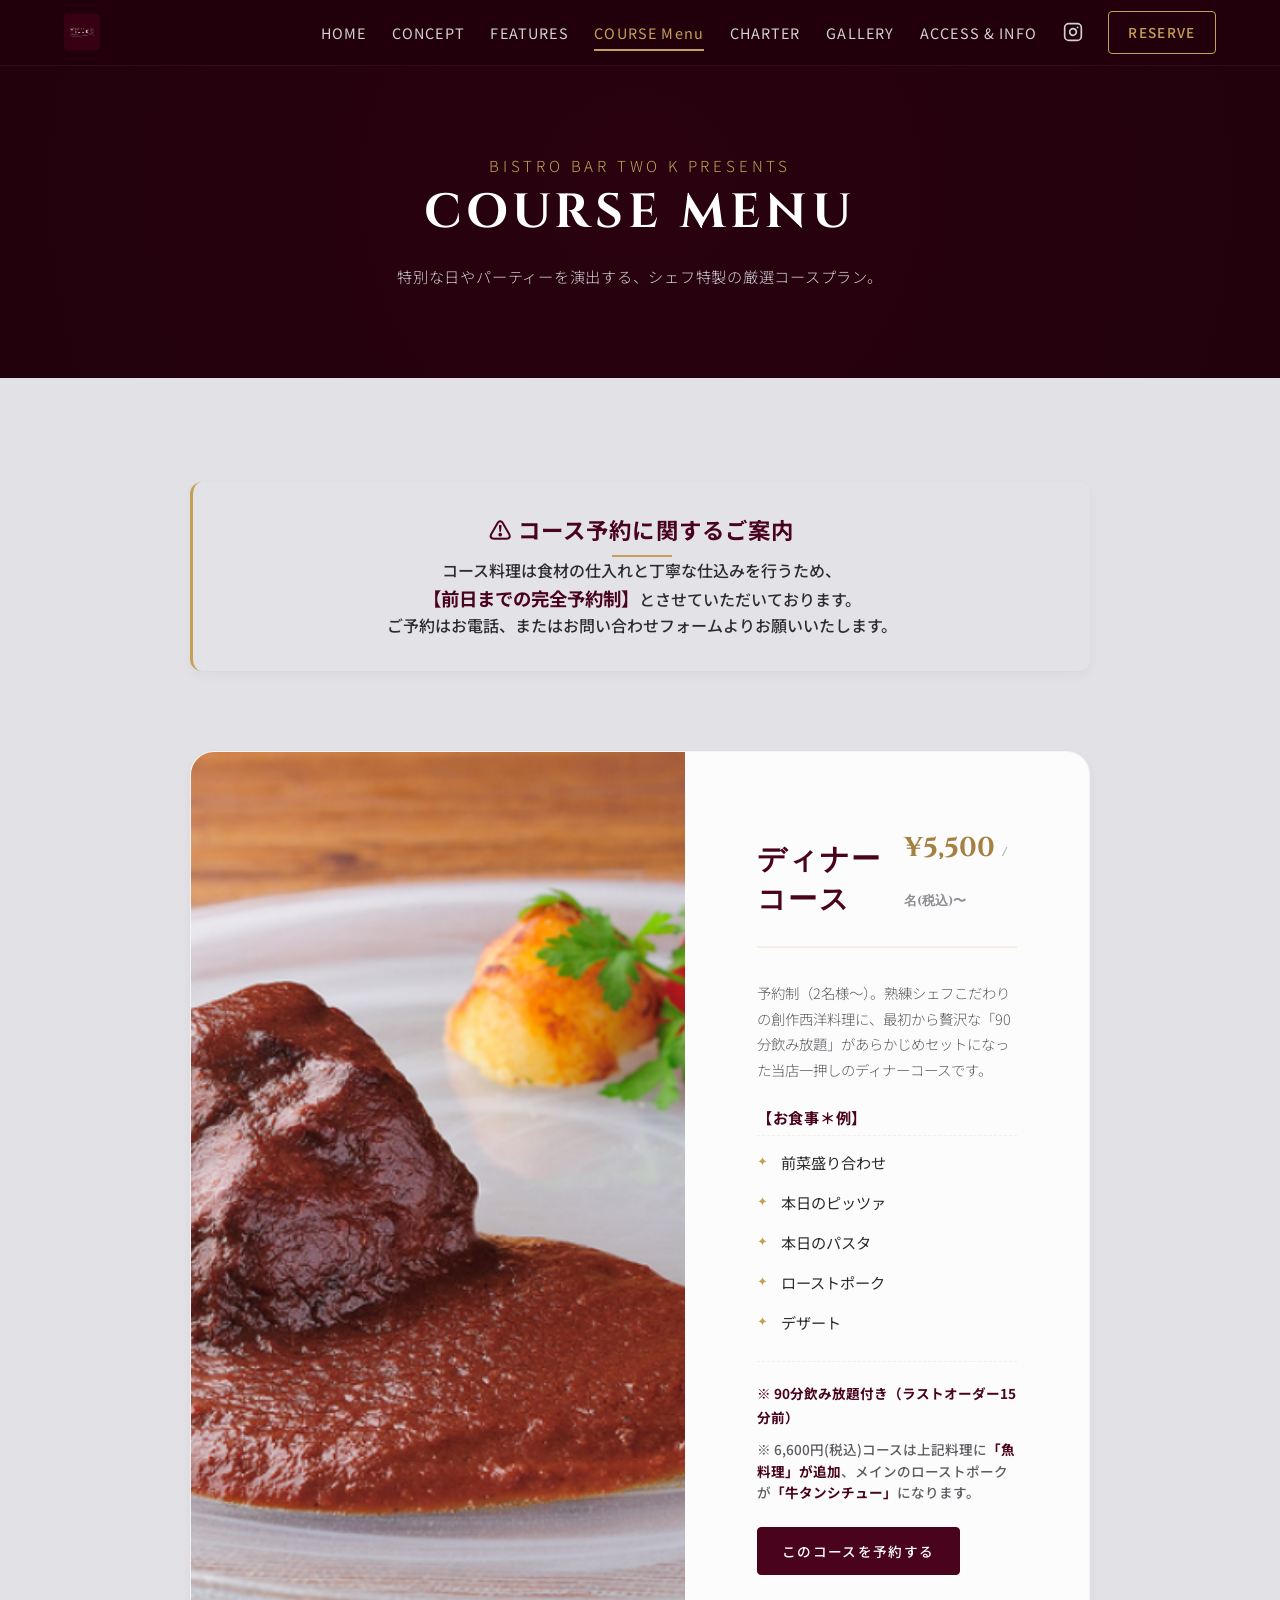
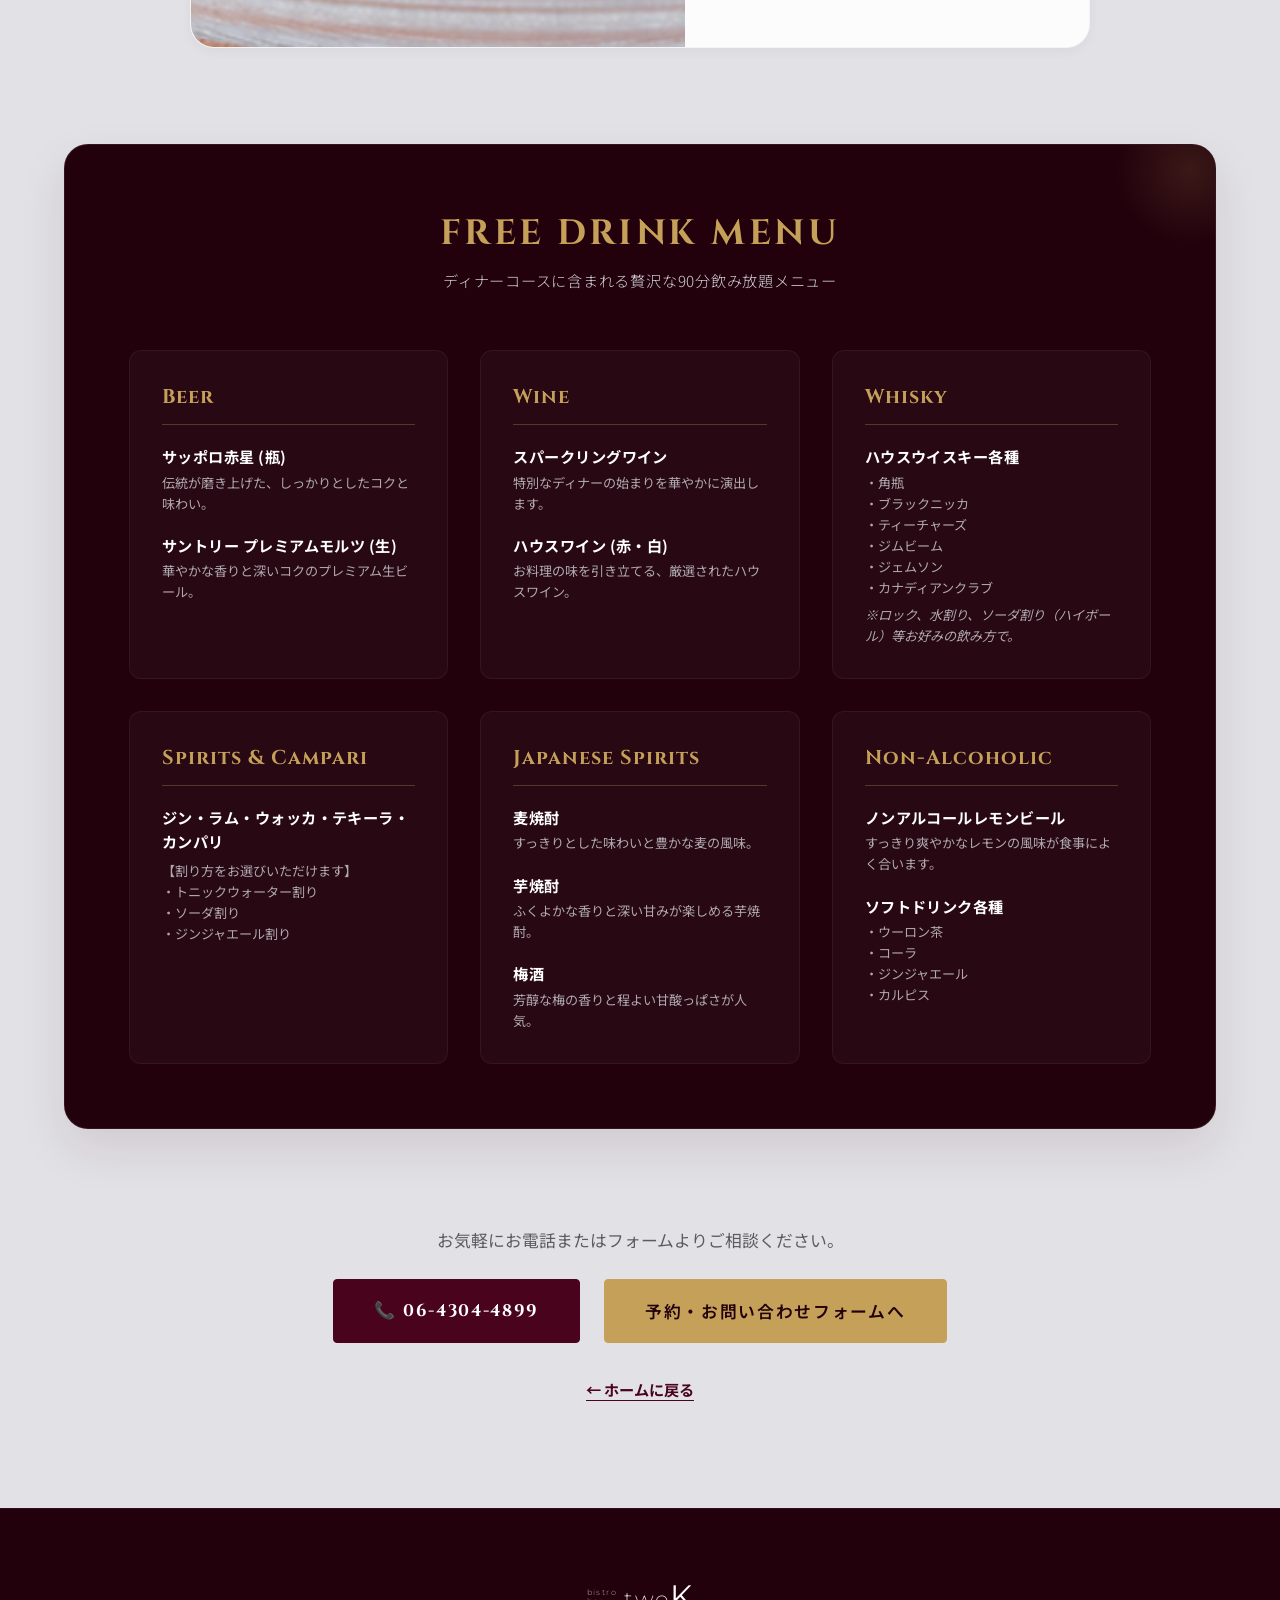
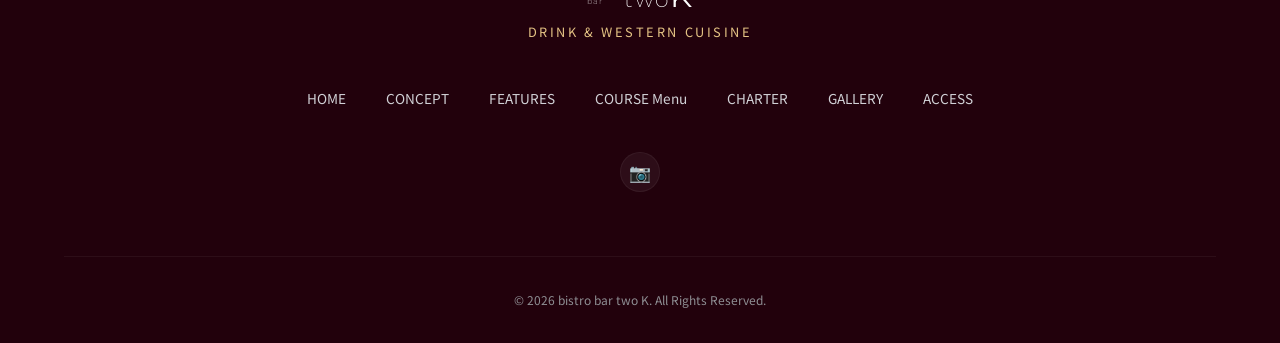
<file: course.html>
<!DOCTYPE html>
<html lang="ja">
<head>
  <meta charset="UTF-8">
  <meta name="viewport" content="width=device-width, initial-scale=1.0">
  <meta name="description" content="bistro bar two Kの特別なコースメニュー。熟練シェフこだわりの西洋創作フルコースや、大人数でのパーティーに最適な飲み放題付きビュッフェプランをご案内いたします。">
  <title>コースメニュー | bistro bar two K</title>
  <link rel="stylesheet" href="style.css">
</head>
<body>

  <!-- ==========================================================================
       Header / Navigation
       ========================================================================== -->
  <header id="site-header" class="scrolled">
    <div class="container header-container">
      <a href="index.html#home" class="logo-link" id="course-logo-link">
        <img src="img/ロゴ.jpg" alt="bistro bar two K ロゴ" class="logo-img">
      </a>

      <!-- Hamburger Menu for Mobile -->
      <button class="hamburger" id="mobile-menu-toggle" aria-label="メニューを開く">
        <span class="bar"></span>
        <span class="bar"></span>
        <span class="bar"></span>
      </button>

      <!-- Navigation Menu -->
      <ul class="nav-menu" id="nav-menu-list">
        <li><a href="index.html#home" class="nav-link" id="link-home">HOME</a></li>
        <li><a href="index.html#concept" class="nav-link" id="link-concept">CONCEPT</a></li>
        <li><a href="index.html#points" class="nav-link" id="link-points">FEATURES</a></li>
        <li><a href="#" class="nav-link active-link" id="link-course">COURSE Menu</a></li>
        <li><a href="index.html#charter" class="nav-link" id="link-charter">CHARTER</a></li>
        <li><a href="index.html#gallery" class="nav-link" id="link-gallery">GALLERY</a></li>
        <li><a href="index.html#info" class="nav-link" id="link-info">ACCESS & INFO</a></li>
        <li class="nav-insta">
          <a href="https://www.instagram.com/bistro.bar.two.k/" target="_blank" rel="noopener" aria-label="Instagram">
            <svg class="insta-icon" viewBox="0 0 24 24" width="20" height="20">
              <rect x="2" y="2" width="20" height="20" rx="5" ry="5" fill="none" stroke="currentColor" stroke-width="2"/>
              <path d="M16 11.37A4 4 0 1 1 12.63 8 4 4 0 0 1 16 11.37z" fill="none" stroke="currentColor" stroke-width="2"/>
              <line x1="17.5" y1="6.5" x2="17.51" y2="6.5" stroke="currentColor" stroke-width="2" stroke-linecap="round"/>
            </svg>
          </a>
        </li>
        <li class="nav-cta"><a href="index.html#contact" class="btn btn-nav" id="link-contact">RESERVE</a></li>
      </ul>
    </div>
  </header>

  <!-- ==========================================================================
       Course Hero / Banner Section
       ========================================================================== -->
  <section class="course-hero">
    <div class="container course-hero-content">
      <p>BISTRO BAR TWO K PRESENTS</p>
      <h1>COURSE MENU</h1>
      <p style="color: var(--text-white-muted); font-size: 0.95rem; margin-top: 1rem; text-transform: none; letter-spacing: 0.05em;">
        特別な日やパーティーを演出する、シェフ特製の厳選コースプラン。
      </p>
    </div>
  </section>

  <!-- ==========================================================================
       Course Plans List Section
       ========================================================================== -->
  <section class="section">
    <div class="container">
      
      <!-- Key Booking Notice Banner -->
      <div class="course-notice" style="max-width: 900px; margin: 0 auto 5rem; padding: 2rem; border-radius: var(--radius-md); box-shadow: var(--shadow-sm); text-align: center;">
        <h2 style="font-size: 1.4rem; margin-bottom: 0.8rem; text-align: center; color: var(--burgundy); font-family: var(--font-sans);">⚠️ コース予約に関するご案内</h2>
        <p style="margin: 0; font-size: 1rem; color: var(--text-dark); font-weight: 500; line-height: 1.6;">
          コース料理は食材の仕入れと丁寧な仕込みを行うため、<br>
          <strong style="color: var(--burgundy); font-size: 1.15rem;">【前日までの完全予約制】</strong>とさせていただいております。<br>
          ご予約はお電話、またはお問い合わせフォームよりお願いいたします。
        </p>
      </div>

      <div class="courses-list-grid" style="max-width: 900px; margin: 0 auto;">
        
        <!-- Dinner Course Card -->
        <div class="course-item-card">
          <div class="course-item-img-container">
            <img src="img/menu2.png" alt="ディナーコース" class="course-item-img">
          </div>
          <div class="course-item-details">
            <div class="course-item-title-row">
              <h3>ディナーコース</h3>
              <span class="course-item-price">¥5,500 <span style="font-size: 0.8rem; color: var(--text-light);">/ 名(税込)〜</span></span>
            </div>
            <p style="font-size: 0.9rem; margin-bottom: 1.5rem; color: var(--text-medium);">
              予約制（2名様〜）。熟練シェフこだわりの創作西洋料理に、最初から贅沢な「90分飲み放題」があらかじめセットになった当店一押しのディナーコースです。
            </p>
            
            <h4 style="font-size: 0.95rem; color: var(--burgundy); margin-bottom: 0.8rem; border-bottom: 1px dashed var(--amber-trans); padding-bottom: 0.4rem; font-weight: 700;">【お食事＊例】</h4>
            <ul class="course-item-menu" style="margin-bottom: 1.5rem; gap: 0.8rem;">
              <li>前菜盛り合わせ</li>
              <li>本日のピッツァ</li>
              <li>本日のパスタ</li>
              <li>ローストポーク</li>
              <li>デザート</li>
            </ul>
            
            <div class="course-item-footer" style="border-top: 1px dashed var(--amber-trans); padding-top: 1.2rem; margin-top: auto;">
              <span style="font-weight: 700; color: var(--burgundy); font-size: 0.85rem; display: block; margin-bottom: 0.6rem;">※ 90分飲み放題付き（ラストオーダー15分前）</span>
              <span style="font-weight: 500; color: var(--text-medium); font-size: 0.85rem; display: block; margin-bottom: 1.5rem; line-height: 1.55;">
                ※ 6,600円(税込)コースは上記料理に<strong style="color: var(--burgundy);">「魚料理」が追加</strong>、メインのローストポークが<strong style="color: var(--burgundy);">「牛タンシチュー」</strong>になります。
              </span>
              <a href="index.html#contact" class="btn btn-primary btn-sm" style="padding: 0.7rem 1.5rem; font-size: 0.85rem;">このコースを予約する</a>
            </div>
          </div>
        </div>

      </div>

      <!-- Premium All-You-Can-Drink Menu Section -->
      <div class="drink-menu-section">
        <div class="drink-menu-header">
          <h3>FREE DRINK MENU</h3>
          <p>ディナーコースに含まれる贅沢な90分飲み放題メニュー</p>
        </div>
        
        <div class="drink-menu-grid">
          <!-- Beer Card -->
          <div class="drink-category-card">
            <h4>Beer</h4>
            <ul class="drink-list">
              <li>
                <strong>サッポロ赤星 (瓶)</strong>
                <span class="drink-subtext">伝統が磨き上げた、しっかりとしたコクと味わい。</span>
              </li>
              <li>
                <strong>サントリー プレミアムモルツ (生)</strong>
                <span class="drink-subtext">華やかな香りと深いコクのプレミアム生ビール。</span>
              </li>
            </ul>
          </div>
          
          <!-- Wine Card -->
          <div class="drink-category-card">
            <h4>Wine</h4>
            <ul class="drink-list">
              <li>
                <strong>スパークリングワイン</strong>
                <span class="drink-subtext">特別なディナーの始まりを華やかに演出します。</span>
              </li>
              <li>
                <strong>ハウスワイン (赤・白)</strong>
                <span class="drink-subtext">お料理の味を引き立てる、厳選されたハウスワイン。</span>
              </li>
            </ul>
          </div>
          
          <!-- Whisky Card -->
          <div class="drink-category-card">
            <h4>Whisky</h4>
            <ul class="drink-list">
              <li>
                <strong>ハウスウイスキー各種</strong>
                <span class="drink-subtext">
                  ・角瓶<br>
                  ・ブラックニッカ<br>
                  ・ティーチャーズ<br>
                  ・ジムビーム<br>
                  ・ジェムソン<br>
                  ・カナディアンクラブ
                </span>
                <span class="drink-subtext" style="margin-top: 0.4rem; font-style: italic;">※ロック、水割り、ソーダ割り（ハイボール）等お好みの飲み方で。</span>
              </li>
            </ul>
          </div>
          
          <!-- Spirits & Cocktails Card -->
          <div class="drink-category-card">
            <h4>Spirits & Campari</h4>
            <ul class="drink-list">
              <li>
                <strong>ジン・ラム・ウォッカ・テキーラ・カンパリ</strong>
                <span class="drink-subtext" style="margin-top: 0.4rem;">
                  【割り方をお選びいただけます】<br>
                  ・トニックウォーター割り<br>
                  ・ソーダ割り<br>
                  ・ジンジャエール割り
                </span>
              </li>
            </ul>
          </div>
          
          <!-- Shochu & Umeshu Card -->
          <div class="drink-category-card">
            <h4>Japanese Spirits</h4>
            <ul class="drink-list">
              <li>
                <strong>麦焼酎</strong>
                <span class="drink-subtext">すっきりとした味わいと豊かな麦の風味。</span>
              </li>
              <li>
                <strong>芋焼酎</strong>
                <span class="drink-subtext">ふくよかな香りと深い甘みが楽しめる芋焼酎。</span>
              </li>
              <li>
                <strong>梅酒</strong>
                <span class="drink-subtext">芳醇な梅の香りと程よい甘酸っぱさが人気。</span>
              </li>
            </ul>
          </div>
          
          <!-- Non-Alcoholic Card -->
          <div class="drink-category-card">
            <h4>Non-Alcoholic</h4>
            <ul class="drink-list">
              <li>
                <strong>ノンアルコールレモンビール</strong>
                <span class="drink-subtext">すっきり爽やかなレモンの風味が食事によく合います。</span>
              </li>
              <li>
                <strong>ソフトドリンク各種</strong>
                <span class="drink-subtext">
                  ・ウーロン茶<br>
                  ・コーラ<br>
                  ・ジンジャエール<br>
                  ・カルピス
                </span>
              </li>
            </ul>
          </div>
        </div>
      </div>

      <!-- Quick Reservation CTA Banner -->
      <div style="text-align: center; margin-top: 6rem;">
        <p style="margin-bottom: 1.5rem; font-size: 1.05rem; font-weight: 400; color: var(--text-medium);">
          お気軽にお電話またはフォームよりご相談ください。
        </p>
        <div style="display: flex; justify-content: center; gap: 1.5rem; flex-wrap: wrap;">
          <a href="tel:06-4304-4899" class="btn btn-primary" style="font-size: 1.05rem; padding: 1rem 2.5rem; font-family: var(--font-serif); font-weight: 700;">📞 06-4304-4899</a>
          <a href="index.html#contact" class="btn btn-amber" style="font-size: 1.05rem; padding: 1rem 2.5rem;">予約・お問い合わせフォームへ</a>
        </div>
        <div style="margin-top: 2rem;">
          <a href="index.html#home" class="insta-link" style="font-size: 0.95rem;">← ホームに戻る</a>
        </div>
      </div>

    </div>
  </section>

  <!-- ==========================================================================
       Footer
       ========================================================================== -->
  <footer>
    <div class="container footer-layout">
      <div class="footer-logo">
        <span class="logo-text-styled footer-logo-styled">
          <span class="logo-stacked">
            <span class="logo-bistro">bistro</span>
            <span class="logo-bar">bar</span>
          </span>
          <span class="logo-main">two<span class="logo-k">K</span></span>
        </span>
        <span class="footer-logo-sub">DRINK & WESTERN CUISINE</span>
      </div>

      <ul class="footer-nav">
        <li><a href="index.html#home" class="footer-nav-link">HOME</a></li>
        <li><a href="index.html#concept" class="footer-nav-link">CONCEPT</a></li>
        <li><a href="index.html#points" class="footer-nav-link">FEATURES</a></li>
        <li><a href="#" class="footer-nav-link active-link" id="link-course">COURSE Menu</a></li>
        <li><a href="index.html#charter" class="footer-nav-link">CHARTER</a></li>
        <li><a href="index.html#gallery" class="footer-nav-link">GALLERY</a></li>
        <li><a href="index.html#info" class="footer-nav-link">ACCESS</a></li>
      </ul>

      <div class="footer-socials">
        <a href="https://www.instagram.com/bistro.bar.two.k/" target="_blank" rel="noopener" class="footer-social-btn" aria-label="Instagram">
          <span style="font-weight: bold; font-size: 1.1rem;">📷</span>
        </a>
      </div>

      <div class="footer-copyright">
        &copy; 2026 bistro bar two K. All Rights Reserved.
      </div>
    </div>
  </footer>

  <script src="main.js"></script>
</body>
</html>
</file>
<file: style.css>
/* ==========================================================================
   Design System & Style Sheet - bistro bar two K
   ========================================================================== */

/* --- Google Fonts Import --- */
@import url('https://fonts.googleapis.com/css2?family=Cinzel:wght@400;600;700&family=Montserrat:wght@200;300;400;500;600;700&family=Noto+Sans+JP:wght@300;400;500;700&display=swap');

/* --- CSS Custom Properties (Variables) --- */
:root {
  /* Colors */
  --burgundy: #4a031d;       /* Primary Accent from Logo */
  --burgundy-dark: #2b0110;
  --burgundy-light: #6e0c32;
  --burgundy-trans: rgba(74, 3, 29, 0.08);
  --burgundy-trans-heavy: rgba(74, 3, 29, 0.85);
  
  --amber: #c5a059;          /* Secondary Accent from Warm Interior */
  --amber-dark: #a48141;
  --amber-light: #e4c384;
  --amber-trans: rgba(197, 160, 89, 0.15);

  --bg-light: #e1e1e6;       /* Slightly Darker Sophisticated Gray */
  --bg-dark: #22010c;        /* Deep Burgundy-Black (A案) */
  --bg-card: rgba(255, 255, 255, 0.9);
  --bg-card-dark: rgba(30, 30, 35, 0.7);

  --text-dark: #2c2c2e;
  --text-medium: #5c5c60;
  --text-light: #8e8e93;
  --text-white: #ffffff;
  --text-white-muted: #d1d1d6;

  /* Font Families */
  --font-serif: 'Cinzel', serif;
  --font-sans: 'Noto Sans JP', sans-serif;

  /* Layout & Utility */
  --max-width: 1200px;
  --radius-sm: 4px;
  --radius-md: 12px;
  --radius-lg: 24px;
  
  /* Animations & Transitions */
  --transition-smooth: all 0.5s cubic-bezier(0.16, 1, 0.3, 1);
  --transition-fast: all 0.2s ease;
  --shadow-sm: 0 4px 12px rgba(0, 0, 0, 0.04);
  --shadow-md: 0 12px 32px rgba(0, 0, 0, 0.08);
  --shadow-lg: 0 20px 48px rgba(74, 3, 29, 0.1);
}

/* --- Base & Reset --- */
* {
  margin: 0;
  padding: 0;
  box-sizing: border-box;
}

html {
  scroll-behavior: smooth;
  font-size: 16px;
  -webkit-font-smoothing: antialiased;
}

body {
  font-family: var(--font-sans);
  background-color: var(--bg-light);
  color: var(--text-dark);
  line-height: 1.8;
  overflow-x: hidden;
}

/* --- Typography --- */
h1, h2, h3, h4, h5, h6 {
  font-weight: 700;
  line-height: 1.4;
  letter-spacing: 0.05em;
}

h2 {
  font-size: clamp(1.75rem, 4.5vw, 2.2rem);
  font-family: var(--font-serif);
  color: var(--burgundy);
  position: relative;
  margin-bottom: 2.5rem;
  text-align: center;
}

h2::after {
  content: '';
  position: absolute;
  bottom: -12px;
  left: 50%;
  transform: translateX(-50%);
  width: 60px;
  height: 2px;
  background-color: var(--amber);
}

.sub-title {
  display: block;
  font-size: 0.9rem;
  color: var(--amber-dark);
  font-family: var(--font-serif);
  text-transform: uppercase;
  letter-spacing: 0.2em;
  margin-bottom: 0.5rem;
  font-weight: 600;
  text-align: center;
}

p {
  margin-bottom: 1.5rem;
  font-weight: 300;
  color: var(--text-medium);
}

a {
  color: inherit;
  text-decoration: none;
  transition: var(--transition-fast);
}

img {
  max-width: 100%;
  height: auto;
  display: block;
}

/* --- Common Layout & Containers --- */
.container {
  width: 100%;
  max-width: var(--max-width);
  margin: 0 auto;
  padding: 0 1.5rem;
}

.section {
  padding: 6.5rem 0;
}

.section-dark {
  background-color: var(--bg-dark);
  color: var(--text-white);
}

.section-dark h2 {
  color: var(--text-white);
}

.section-dark p {
  color: var(--text-white-muted);
}

/* --- Buttons --- */
.btn {
  display: inline-block;
  padding: 0.9rem 2.2rem;
  border-radius: var(--radius-sm);
  font-weight: 500;
  letter-spacing: 0.1em;
  text-align: center;
  cursor: pointer;
  transition: var(--transition-smooth);
  font-size: 0.95rem;
  text-shadow: none !important; /* Prevents text-shadow inheritance from parent containers which blurs button labels */
  backface-visibility: hidden; /* Promotes hardware acceleration snap context */
}

.btn-primary {
  background-color: var(--burgundy);
  color: var(--text-white);
  border: 1px solid var(--burgundy);
}

.btn-primary:hover {
  background-color: var(--burgundy-light);
  border-color: var(--burgundy-light);
  transform: translateY(-2px);
  box-shadow: var(--shadow-lg);
}

.btn-outline {
  background-color: transparent;
  color: var(--burgundy);
  border: 1px solid var(--burgundy);
}

.btn-outline:hover {
  background-color: var(--burgundy);
  color: var(--text-white);
  transform: translateY(-2px);
}

.btn-amber {
  background-color: var(--amber);
  color: var(--bg-dark);
  font-weight: 600;
  border: 1px solid var(--amber);
}

.btn-amber:hover {
  background-color: var(--amber-light);
  border-color: var(--amber-light);
  transform: translateY(-2px);
  box-shadow: 0 8px 24px rgba(197, 160, 89, 0.3);
}

/* ==========================================================================
   Header & Navigation
   ========================================================================== */
header {
  position: fixed;
  top: 0;
  left: 0;
  width: 100%;
  z-index: 1000;
  background-color: rgba(34, 1, 12, 0.92);
  backdrop-filter: blur(10px);
  -webkit-backdrop-filter: blur(10px);
  border-bottom: 1px solid rgba(255, 255, 255, 0.05);
  transition: var(--transition-smooth);
}

header.scrolled {
  padding: 0.3rem 0;
  background-color: rgba(34, 1, 12, 0.98);
}

.header-container {
  display: flex;
  justify-content: space-between;
  align-items: center;
  height: 70px;
  transition: var(--transition-smooth);
}

header.scrolled .header-container {
  height: 55px;
}

.logo-link {
  display: flex;
  align-items: center;
  gap: 0.8rem;
}

.logo-img {
  height: 44px;
  width: auto;
  border-radius: var(--radius-sm);
  transition: var(--transition-smooth);
}

header.scrolled .logo-img {
  height: 36px;
}

/* ==========================================================================
   Text-Based Brand Logo Layouts
   ========================================================================== */
.logo-text-styled {
  display: inline-flex;
  align-items: center;
  gap: 0.45rem;
  font-family: 'Montserrat', sans-serif;
  color: var(--text-white);
  line-height: 1;
}

.logo-stacked {
  display: flex;
  flex-direction: column;
  align-items: flex-start;
  line-height: 1.05;
  letter-spacing: 0.18em;
  font-weight: 200;
  font-size: 0.5rem;
  text-transform: lowercase;
  opacity: 0.9;
}

.logo-bistro, .logo-bar {
  display: block;
}

.logo-main {
  font-size: 1.35rem;
  font-weight: 200;
  letter-spacing: 0.05em;
  text-transform: lowercase;
  display: inline-flex;
  align-items: baseline;
}

.logo-k {
  font-size: 1.45em;
  font-weight: 400;
  text-transform: uppercase;
  margin-left: 0.02em;
}

/* Footer Styled Brand Logo */
.footer-logo-styled {
  font-size: 1.25rem !important;
}

/* Navigation Links */
.nav-menu {
  display: flex;
  list-style: none;
  gap: 1.6rem;
  align-items: center;
}

.nav-link {
  color: var(--text-white-muted);
  font-size: 0.9rem;
  font-weight: 400;
  letter-spacing: 0.08em;
  position: relative;
  padding: 0.5rem 0;
}

.nav-link:hover {
  color: var(--amber);
}

.nav-link::after {
  content: '';
  position: absolute;
  bottom: 0;
  left: 0;
  width: 0;
  height: 1.5px;
  background-color: var(--amber);
  transition: var(--transition-fast);
}

.nav-link:hover::after {
  width: 100%;
}

.nav-link.active-link {
  color: var(--amber);
}

.nav-link.active-link::after {
  width: 100%;
}

/* Call to Action in Menu */
.nav-cta .btn-nav {
  padding: 0.5rem 1.2rem;
  font-size: 0.85rem;
  border-radius: var(--radius-sm);
  border: 1px solid var(--amber);
  color: var(--amber);
  font-weight: 500;
  background-color: transparent;
  transition: var(--transition-smooth);
}

.nav-cta .btn-nav:hover {
  background-color: var(--amber);
  color: var(--bg-dark);
}

.nav-insta a {
  display: flex;
  align-items: center;
  color: var(--text-white-muted);
  transition: var(--transition-fast);
}

.nav-insta a:hover {
  color: var(--amber);
}

.nav-insta .insta-icon {
  fill: none;
  stroke: currentColor;
  stroke-width: 2px;
  transition: transform 0.3s ease;
}

.nav-insta a:hover .insta-icon {
  transform: scale(1.15);
}

/* Mobile Toggle Hamburger */
.hamburger {
  display: none;
  cursor: pointer;
  background: none;
  border: none;
  padding: 0.5rem;
  z-index: 1100;
}

.bar {
  display: block;
  width: 25px;
  height: 2px;
  margin: 5px auto;
  background-color: var(--text-white);
  transition: var(--transition-fast);
}

/* ==========================================================================
   Hero Banner / Carousel
   ========================================================================== */
.hero {
  position: relative;
  height: 100vh;
  min-height: 600px;
  width: 100%;
  overflow: hidden;
  display: flex;
  align-items: center;
  background-color: var(--bg-dark);
}

.hero-slider {
  position: absolute;
  top: 0;
  left: 0;
  width: 100%;
  height: 100%;
  z-index: 1;
}

.hero-slide {
  position: absolute;
  top: 0;
  left: 0;
  width: 100%;
  height: 100%;
  opacity: 0;
  transition: opacity 1.5s ease-in-out;
  background-size: cover;
  background-position: center;
}

.hero-slide.active {
  opacity: 1;
}

/* Dark elegant overlay - Made more transparent so background photos show through clearly */
.hero::before {
  content: '';
  position: absolute;
  top: 0;
  left: 0;
  width: 100%;
  height: 100%;
  background: radial-gradient(circle, rgba(34, 1, 12, 0.25) 0%, rgba(34, 1, 12, 0.58) 90%),
              linear-gradient(to bottom, rgba(34, 1, 12, 0.2), rgba(34, 1, 12, 0.65));
  z-index: 2;
}

.hero-content {
  position: relative;
  z-index: 3;
  width: 100%;
  color: var(--text-white);
  padding-top: 80px;
}

.hero-text-container {
  max-width: 750px;
  margin: 0 auto;
  text-align: center;
  text-shadow: 0 2px 15px rgba(0, 0, 0, 0.75), 0 1px 5px rgba(0, 0, 0, 0.9); /* Enhanced text shadow for readability */
}

.hero-logo-box {
  margin-bottom: 2rem;
  display: inline-block;
  opacity: 0;
  transform: translateY(20px);
  animation: fadeInUp 1s forwards 0.2s;
}

.hero-logo-icon {
  width: 90px;
  height: 90px;
  border-radius: 50%;
  border: 2px solid var(--amber);
  box-shadow: 0 0 20px rgba(197, 160, 89, 0.4);
}

.hero-tagline {
  font-family: var(--font-serif);
  font-size: 0.85rem;
  color: var(--amber);
  letter-spacing: 0.45em;
  text-transform: uppercase;
  margin-bottom: 1.2rem;
  opacity: 0;
  transform: translateY(20px);
  animation: fadeInUp 1s forwards 0.4s;
}

/* Hero Section Big Styled Brand Logo */
.hero-title-styled {
  display: inline-flex;
  align-items: center;
  justify-content: center;
  gap: 1.1rem;
  font-family: 'Montserrat', sans-serif;
  color: var(--text-white);
  line-height: 1;
  margin-bottom: 2rem;
  opacity: 0;
  transform: translateY(20px);
  animation: fadeInUp 1s forwards 0.6s;
}

.hero-stacked {
  display: flex;
  flex-direction: column;
  align-items: flex-start;
  line-height: 1.05;
  letter-spacing: 0.22em;
  font-weight: 200;
  font-size: 1.05rem;
  text-transform: lowercase;
  opacity: 0.85;
}

.hero-bistro, .hero-bar {
  display: block;
}

.hero-main {
  font-size: 3.5rem;
  font-weight: 200;
  letter-spacing: 0.05em;
  text-transform: lowercase;
  display: inline-flex;
  align-items: baseline;
}

.hero-k {
  font-size: 1.4em;
  font-weight: 400;
  text-transform: uppercase;
  margin-left: 0.04em;
}

.hero-desc {
  font-size: 1.05rem;
  font-weight: 300;
  line-height: 1.85;
  color: var(--text-white-muted);
  margin-bottom: 2rem;
  opacity: 0;
  transform: translateY(20px);
  animation: fadeInUp 1s forwards 0.8s;
}

.hero-btns {
  display: flex;
  justify-content: center;
  gap: 1.2rem;
  opacity: 0;
  transform: translateY(20px);
  animation: fadeInUp 1s forwards 1s;
}

.hero-btns .btn {
  padding: 0.65rem 1.6rem;
  font-size: 0.82rem;
  letter-spacing: 0.08em;
}

/* Hero Instagram Link */
.hero-insta-box {
  margin-top: 1.8rem;
  opacity: 0;
  transform: translateY(20px);
  animation: fadeInUp 1s forwards 1.1s;
  display: flex;
  justify-content: center;
}

.hero-insta-link {
  display: inline-flex;
  align-items: center;
  gap: 0.65rem;
  color: var(--amber);
  font-size: 0.9rem;
  font-weight: 500;
  letter-spacing: 0.08em;
  transition: var(--transition-smooth);
  text-shadow: 0 1px 6px rgba(0, 0, 0, 0.4);
}

.hero-insta-text {
  text-decoration: underline;
  text-decoration-color: var(--amber);
  text-underline-offset: 5px;
  transition: var(--transition-fast);
}

.hero-insta-link:hover {
  color: var(--amber-light);
  transform: translateY(-1px);
}

.hero-insta-link:hover .hero-insta-text {
  text-decoration-color: var(--amber-light);
}

.hero-insta-icon {
  fill: none;
  stroke: currentColor;
  stroke-width: 2.2px;
  transition: transform 0.3s ease;
}

.hero-insta-link:hover .hero-insta-icon {
  transform: rotate(10deg) scale(1.15);
}

/* Scroll indicator */
.scroll-indicator {
  position: absolute;
  bottom: 2rem;
  left: 50%;
  transform: translateX(-50%);
  z-index: 3;
  display: flex;
  flex-direction: column;
  align-items: center;
  gap: 0.5rem;
  color: var(--text-white-muted);
  font-size: 0.75rem;
  letter-spacing: 0.2em;
  text-transform: uppercase;
  opacity: 0.7;
}

.scroll-indicator span {
  width: 1px;
  height: 50px;
  background: linear-gradient(to bottom, var(--amber), transparent);
  animation: scrollLine 2s infinite ease-in-out;
  display: inline-block;
}

/* ==========================================================================
   Concept / Message Section
   ========================================================================== */
.concept-grid {
  display: grid;
  grid-template-columns: 1.1fr 0.9fr;
  gap: 4rem;
  align-items: center;
}

.concept-text {
  padding-right: 1.5rem;
}

.concept-h3 {
  font-size: 1.6rem;
  color: var(--burgundy);
  margin-bottom: 1.5rem;
  font-family: var(--font-serif);
  line-height: 1.5;
}

.concept-lead {
  font-size: 1.1rem;
  font-weight: 400;
  color: var(--text-dark);
  line-height: 1.8;
  margin-bottom: 1.8rem;
}

.concept-body {
  font-size: 0.95rem;
  color: var(--text-medium);
  margin-bottom: 2rem;
}

.concept-images {
  position: relative;
  display: flex;
  align-items: center;
  justify-content: center;
}

.concept-img-main {
  width: 85%;
  border-radius: var(--radius-md);
  box-shadow: var(--shadow-md);
  z-index: 2;
  border: 4px solid var(--bg-card);
}

.concept-img-sub {
  position: absolute;
  width: 45%;
  bottom: -2rem;
  left: -1rem;
  border-radius: var(--radius-md);
  box-shadow: var(--shadow-lg);
  z-index: 3;
  border: 4px solid var(--bg-card);
}

.concept-frame {
  position: absolute;
  top: -1.5rem;
  right: 0rem;
  width: 85%;
  height: 100%;
  border: 2px solid var(--amber-trans);
  border-radius: var(--radius-md);
  z-index: 1;
}

/* ==========================================================================
   Course Highlights Section (MUST STAND OUT)
   ========================================================================== */
.course-highlight {
  background: linear-gradient(135deg, var(--burgundy-dark) 0%, #1e020e 100%);
  color: var(--text-white);
  border-top: 3px solid var(--amber);
  border-bottom: 3px solid var(--amber);
  position: relative;
  overflow: hidden;
}

/* Add subtle wine background elements */
.course-highlight::before {
  content: '';
  position: absolute;
  top: -10%;
  right: -10%;
  width: 400px;
  height: 400px;
  border-radius: 50%;
  background: radial-gradient(circle, rgba(197, 160, 89, 0.1) 0%, transparent 70%);
  z-index: 1;
}

.course-highlight-container {
  position: relative;
  z-index: 2;
}

.course-highlight-grid {
  display: grid;
  grid-template-columns: 1fr 1fr;
  gap: 3.5rem;
  align-items: center;
}

.course-badge {
  display: inline-block;
  background-color: var(--amber);
  color: var(--bg-dark);
  padding: 0.3rem 1.2rem;
  font-size: 0.8rem;
  font-weight: 700;
  letter-spacing: 0.15em;
  border-radius: 30px;
  margin-bottom: 1.2rem;
}

.course-highlight-text h3 {
  font-family: var(--font-serif);
  font-size: clamp(1.7rem, 5vw, 2.4rem);
  margin-bottom: 1.5rem;
  color: var(--text-white);
  line-height: 1.3;
}

.course-highlight-text h3 span {
  color: var(--amber);
}

.course-highlight-desc {
  font-size: 1.05rem;
  line-height: 1.8;
  color: var(--text-white-muted);
  margin-bottom: 2rem;
}

.course-notice {
  background-color: rgba(255, 255, 255, 0.05);
  border-left: 3px solid var(--amber);
  padding: 1.2rem 1.5rem;
  border-radius: 0 var(--radius-md) var(--radius-md) 0;
  margin-bottom: 2.5rem;
}

.course-notice p {
  margin: 0;
  font-size: 0.9rem;
  color: var(--amber-light);
  font-weight: 500;
}

.course-highlight-image {
  position: relative;
  border-radius: var(--radius-lg);
  overflow: hidden;
  box-shadow: 0 25px 50px -12px rgba(0, 0, 0, 0.5);
  border: 1px solid rgba(255, 255, 255, 0.1);
}

.course-highlight-img {
  width: 100%;
  height: 400px;
  object-fit: cover;
  transition: transform 0.8s ease;
}

.course-highlight-image:hover .course-highlight-img {
  transform: scale(1.05);
}

.course-image-overlay {
  position: absolute;
  bottom: 0;
  left: 0;
  width: 100%;
  background: linear-gradient(to top, rgba(0,0,0,0.85) 0%, transparent 100%);
  padding: 2rem;
  color: var(--text-white);
  display: flex;
  justify-content: space-between;
  align-items: flex-end;
}

.course-image-overlay-title {
  font-family: var(--font-serif);
  font-size: 1.4rem;
  font-weight: 600;
  margin-bottom: 0.2rem;
}

.course-image-overlay-subtitle {
  font-size: 0.85rem;
  color: var(--amber);
}

.course-price-tag {
  font-family: var(--font-serif);
  color: var(--amber);
  font-size: 1.5rem;
  font-weight: 700;
}

/* ==========================================================================
   Recommended Points Section
   ========================================================================== */
.points-grid {
  display: grid;
  grid-template-columns: 1fr 1fr;
  gap: 3rem;
}

.point-card {
  background-color: var(--bg-card);
  border-radius: var(--radius-md);
  padding: 3rem;
  box-shadow: var(--shadow-sm);
  transition: var(--transition-smooth);
  border: 1px solid rgba(0,0,0,0.03);
  display: flex;
  flex-direction: column;
  gap: 1.5rem;
}

.point-card:hover {
  transform: translateY(-5px);
  box-shadow: var(--shadow-md);
  border-color: var(--amber-trans);
}

.point-num {
  font-family: var(--font-serif);
  font-size: 2.8rem;
  font-weight: 700;
  color: var(--burgundy-trans);
  line-height: 1;
}

.point-card:hover .point-num {
  color: rgba(74, 3, 29, 0.15);
}

.point-header h3 {
  font-size: 1.4rem;
  color: var(--burgundy);
  margin-bottom: 0.8rem;
  font-weight: 700;
}

.point-desc {
  font-size: 0.95rem;
  color: var(--text-medium);
  margin: 0;
  line-height: 1.8;
}

.point-card-img {
  width: 100%;
  height: 220px;
  object-fit: cover;
  border-radius: var(--radius-sm);
  margin-top: auto;
}

/* ==========================================================================
   Private Charter (貸切) Section
   ========================================================================== */
.charter {
  background-color: #d6d6db;
  position: relative;
}

.charter-unified-box {
  background-color: var(--bg-card);
  max-width: 900px;
  margin: 0 auto;
  padding: 3.5rem;
  border-radius: var(--radius-lg);
  box-shadow: var(--shadow-md);
  border: 1px solid rgba(0, 0, 0, 0.03);
}

.charter-info-row {
  display: grid;
  grid-template-columns: repeat(4, 1fr);
  gap: 2rem;
  text-align: center;
}

.charter-info-col {
  display: flex;
  flex-direction: column;
  gap: 0.5rem;
}

.charter-label {
  font-size: 0.85rem;
  color: var(--text-light);
  font-weight: 700;
  text-transform: uppercase;
  letter-spacing: 0.05em;
}

.charter-value {
  font-size: 1.05rem;
  color: var(--burgundy);
  font-weight: 700;
}

.charter-divider {
  height: 1px;
  background-color: rgba(0, 0, 0, 0.08);
  margin: 2.5rem 0;
}

.charter-description {
  font-size: 0.95rem;
  line-height: 1.8;
  color: var(--text-medium);
  text-align: center;
  max-width: 780px;
  margin: 0 auto 2.5rem;
}

.charter-btn-box {
  text-align: center;
}

/* ==========================================================================
   Menu Gallery Section
   ========================================================================== */
.gallery-grid {
  display: grid;
  grid-template-columns: repeat(3, 1fr);
  gap: 1.5rem;
  margin-top: 3rem;
}

.gallery-item {
  position: relative;
  border-radius: var(--radius-md);
  overflow: hidden;
  box-shadow: var(--shadow-sm);
  aspect-ratio: 4/3;
  cursor: pointer;
}

.gallery-img {
  width: 100%;
  height: 100%;
  object-fit: cover;
  transition: transform 0.5s ease;
}

.gallery-item::before {
  content: '';
  position: absolute;
  top: 0;
  left: 0;
  width: 100%;
  height: 100%;
  background: linear-gradient(to top, rgba(74, 3, 29, 0.9) 0%, rgba(34, 1, 12, 0.2) 100%);
  opacity: 0;
  transition: opacity 0.4s ease;
  z-index: 1;
}

.gallery-info {
  position: absolute;
  bottom: 0;
  left: 0;
  width: 100%;
  padding: 1.5rem;
  color: var(--text-white);
  transform: translateY(15px);
  opacity: 0;
  transition: all 0.4s ease;
  z-index: 2;
}

.gallery-info h4 {
  font-size: 1.1rem;
  margin-bottom: 0.3rem;
}

.gallery-info p {
  font-size: 0.8rem;
  color: var(--amber);
  margin: 0;
}

.gallery-item:hover .gallery-img {
  transform: scale(1.08);
}


/* Lightbox Modal */
.lightbox {
  position: fixed;
  top: 0;
  left: 0;
  width: 100%;
  height: 100%;
  background-color: rgba(34, 1, 12, 0.95);
  z-index: 2000;
  display: flex;
  justify-content: center;
  align-items: center;
  opacity: 0;
  pointer-events: none;
  transition: opacity 0.4s ease;
}

.lightbox.active {
  opacity: 1;
  pointer-events: auto;
}

.lightbox-content {
  max-width: 85%;
  max-height: 80%;
  border-radius: var(--radius-sm);
  box-shadow: 0 20px 60px rgba(0, 0, 0, 0.6);
  border: 4px solid var(--text-white);
}

.lightbox-close {
  position: absolute;
  top: 2rem;
  right: 2rem;
  color: var(--text-white);
  font-size: 2.5rem;
  cursor: pointer;
  background: none;
  border: none;
  transition: var(--transition-fast);
}

.lightbox-close:hover {
  color: var(--amber);
}

/* ==========================================================================
   Access, Info & Payments Section
   ========================================================================== */
.info-layout {
  display: grid;
  grid-template-columns: 1fr 1fr;
  gap: 3.5rem;
}

.info-table-box {
  background-color: var(--bg-card);
  padding: 3rem;
  border-radius: var(--radius-md);
  box-shadow: var(--shadow-sm);
  display: flex;
  flex-direction: column;
  gap: 2rem;
}

.info-row {
  display: grid;
  grid-template-columns: 140px 1fr;
  padding-bottom: 1.2rem;
  border-bottom: 1px solid var(--bg-light);
}

.info-row:last-child {
  border-bottom: none;
  padding-bottom: 0;
}

.info-label {
  font-weight: 700;
  color: var(--burgundy);
  font-size: 0.95rem;
}

.info-value {
  font-size: 0.95rem;
  color: var(--text-dark);
}

/* Instagram link - persistent underline */
.insta-link {
  color: var(--burgundy);
  font-weight: 700;
  text-decoration: underline;
  text-decoration-color: var(--burgundy);
  text-underline-offset: 4px;
  transition: var(--transition-fast);
}

.insta-link:hover {
  color: var(--burgundy-light);
  text-decoration-color: var(--burgundy-light);
}

/* Payment Icons Layout */
.payment-grid {
  display: flex;
  flex-direction: column;
  gap: 0.8rem;
  margin-top: 0.5rem;
}

.payment-type {
  font-size: 0.85rem;
  background-color: var(--bg-light);
  padding: 0.6rem 1rem;
  border-radius: var(--radius-sm);
  border-left: 3px solid var(--amber);
}

.payment-type strong {
  color: var(--burgundy);
  display: inline-block;
  width: 95px;
}

/* Map Styling */
.map-box {
  border-radius: var(--radius-md);
  overflow: hidden;
  box-shadow: var(--shadow-sm);
  border: 1px solid rgba(0,0,0,0.05);
  height: 100%;
  min-height: 400px;
}

.map-box iframe {
  width: 100%;
  height: 100%;
  border: 0;
  display: block;
}

/* ==========================================================================
   Reservation & Contact Form Section
   ========================================================================== */
.contact {
  background: linear-gradient(180deg, var(--bg-light) 0%, #ebebeb 100%);
  position: relative;
}

.contact-layout {
  max-width: 750px;
  margin: 0 auto;
}

.contact-intro {
  text-align: center;
  margin-bottom: 3.5rem;
}

.contact-phone-box {
  background-color: var(--bg-card);
  border: 2px solid var(--burgundy-trans);
  padding: 2.2rem;
  border-radius: var(--radius-md);
  margin-bottom: 3rem;
  text-align: center;
  box-shadow: var(--shadow-sm);
  transition: var(--transition-smooth);
}

.contact-phone-box:hover {
  border-color: var(--burgundy);
  box-shadow: var(--shadow-md);
}

.contact-phone-label {
  font-size: 0.9rem;
  color: var(--text-medium);
  letter-spacing: 0.1em;
  margin-bottom: 0.5rem;
}

.contact-phone-number {
  font-family: var(--font-serif);
  font-size: 2.5rem;
  font-weight: 700;
  color: var(--burgundy);
  margin-bottom: 0.5rem;
  display: block;
}

.contact-phone-note {
  font-size: 0.85rem;
  color: var(--burgundy-light);
  margin: 0;
  font-weight: 500;
}

/* Form Styling */
.contact-form {
  background-color: var(--bg-card);
  padding: 3.5rem;
  border-radius: var(--radius-md);
  box-shadow: var(--shadow-md);
  border: 1px solid rgba(0,0,0,0.03);
}

.form-group {
  margin-bottom: 2rem;
}

.form-group label {
  display: block;
  font-size: 0.9rem;
  font-weight: 700;
  color: var(--burgundy);
  margin-bottom: 0.6rem;
}

.form-control {
  width: 100%;
  padding: 1rem 1.2rem;
  border-radius: var(--radius-sm);
  border: 1px solid #d1d1d6;
  background-color: #fafafa;
  font-family: var(--font-sans);
  font-size: 0.95rem;
  color: var(--text-dark);
  transition: var(--transition-fast);
}

.form-control:focus {
  outline: none;
  border-color: var(--burgundy);
  background-color: var(--text-white);
  box-shadow: 0 0 0 3px var(--burgundy-trans);
}

textarea.form-control {
  resize: vertical;
  min-height: 150px;
}

.form-btn-container {
  text-align: center;
}

.form-btn-container .btn {
  min-width: 200px;
  font-weight: 600;
}

/* Form success animation modal */
.modal-overlay {
  position: fixed;
  top: 0;
  left: 0;
  width: 100%;
  height: 100%;
  background-color: rgba(34, 1, 12, 0.8);
  backdrop-filter: blur(5px);
  -webkit-backdrop-filter: blur(5px);
  z-index: 2500;
  display: flex;
  justify-content: center;
  align-items: center;
  opacity: 0;
  pointer-events: none;
  transition: opacity 0.4s ease;
}

.modal-overlay.active {
  opacity: 1;
  pointer-events: auto;
}

.modal-box {
  background-color: var(--bg-card);
  padding: 3.5rem;
  border-radius: var(--radius-md);
  text-align: center;
  max-width: 500px;
  width: 90%;
  box-shadow: var(--shadow-lg);
  border-top: 5px solid var(--amber);
  transform: translateY(30px);
  transition: transform 0.4s cubic-bezier(0.175, 0.885, 0.32, 1.275);
}

.modal-overlay.active .modal-box {
  transform: translateY(0);
}

.modal-icon {
  width: 70px;
  height: 70px;
  background-color: var(--burgundy-trans);
  color: var(--burgundy);
  font-size: 2.5rem;
  border-radius: 50%;
  display: flex;
  align-items: center;
  justify-content: center;
  margin: 0 auto 2rem;
}

.modal-box h3 {
  font-size: 1.5rem;
  color: var(--burgundy);
  margin-bottom: 1rem;
}

.modal-box p {
  font-size: 0.95rem;
  line-height: 1.6;
  margin-bottom: 2rem;
}

/* ==========================================================================
   Footer
   ========================================================================== */
footer {
  background-color: var(--bg-dark);
  color: var(--text-white-muted);
  padding: 4.5rem 0 2rem;
  border-top: 1px solid rgba(255, 255, 255, 0.05);
}

.footer-layout {
  display: flex;
  flex-direction: column;
  align-items: center;
  gap: 2.5rem;
  text-align: center;
}

.footer-logo {
  display: flex;
  flex-direction: column;
  align-items: center;
  gap: 0.5rem;
}

/* Footer Styled logo base overrides */
.footer-logo .logo-text-styled {
  font-size: 1.45rem;
}

.footer-logo-sub {
  font-size: 0.8rem;
  letter-spacing: 0.2em;
  color: var(--amber-light);
}

.footer-nav {
  display: flex;
  list-style: none;
  gap: 2.5rem;
}

.footer-nav-link {
  font-size: 0.85rem;
  color: var(--text-white-muted);
}

.footer-nav-link:hover {
  color: var(--amber);
}

.footer-socials {
  display: flex;
  gap: 1.5rem;
}

.footer-social-btn {
  display: flex;
  align-items: center;
  justify-content: center;
  width: 40px;
  height: 40px;
  background-color: rgba(255, 255, 255, 0.05);
  border-radius: 50%;
  color: var(--text-white);
  transition: var(--transition-fast);
  border: 1px solid rgba(255, 255, 255, 0.05);
}

.footer-social-btn:hover {
  background-color: var(--amber);
  color: var(--bg-dark);
  border-color: var(--amber);
}

.footer-copyright {
  margin-top: 1.5rem;
  border-top: 1px solid rgba(255, 255, 255, 0.05);
  padding-top: 2rem;
  width: 100%;
  text-align: center;
  font-size: 0.75rem;
  color: var(--text-light);
}

/* ==========================================================================
   Course Details Page Layout (`course.html` specifics)
   ========================================================================== */
.course-hero {
  position: relative;
  background-color: var(--bg-dark);
  padding: 9.5rem 0 5.5rem;
  text-align: center;
}

.course-hero::before {
  content: '';
  position: absolute;
  top: 0;
  left: 0;
  width: 100%;
  height: 100%;
  background: radial-gradient(circle, rgba(74, 3, 29, 0.2) 0%, rgba(34, 1, 12, 0.85) 90%);
  z-index: 1;
}

.course-hero-content {
  position: relative;
  z-index: 2;
  color: var(--text-white);
}

.course-hero h1 {
  font-family: var(--font-serif);
  font-size: 3rem;
  letter-spacing: 0.1em;
  margin-bottom: 0.8rem;
}

.course-hero p {
  color: var(--amber);
  font-size: 0.95rem;
  letter-spacing: 0.25em;
  margin: 0;
  text-transform: uppercase;
}

/* Course Grid */
.courses-list-grid {
  display: flex;
  flex-direction: column;
  gap: 5rem;
}

.course-item-card {
  background-color: var(--bg-card);
  border-radius: var(--radius-lg);
  overflow: hidden;
  box-shadow: var(--shadow-sm);
  display: grid;
  grid-template-columns: 1.1fr 0.9fr;
  transition: var(--transition-smooth);
  border: 1px solid rgba(0,0,0,0.03);
}

.course-item-card:nth-child(even) {
  grid-template-columns: 0.9fr 1.1fr;
}

.course-item-card:nth-child(even) .course-item-img-container {
  order: 2;
}

.course-item-card:hover {
  transform: translateY(-4px);
  box-shadow: var(--shadow-md);
}

.course-item-img-container {
  position: relative;
  height: 100%;
  min-height: 380px;
}

.course-item-img {
  width: 100%;
  height: 100%;
  object-fit: cover;
  position: absolute;
  top: 0;
  left: 0;
}

.course-item-details {
  padding: 4.5rem;
  display: flex;
  flex-direction: column;
  justify-content: center;
}

.course-item-title-row {
  display: flex;
  justify-content: space-between;
  align-items: flex-end;
  border-bottom: 2px solid var(--amber-trans);
  padding-bottom: 1.5rem;
  margin-bottom: 2rem;
}

.course-item-title-row h3 {
  font-family: var(--font-serif);
  font-size: 1.8rem;
  color: var(--burgundy);
  margin: 0;
}

.course-item-price {
  font-family: var(--font-serif);
  font-size: 1.7rem;
  font-weight: 700;
  color: var(--amber-dark);
}

.course-item-menu {
  list-style: none;
  display: flex;
  flex-direction: column;
  gap: 1.2rem;
  margin-bottom: 2.5rem;
}

.course-item-menu li {
  font-size: 0.95rem;
  color: var(--text-dark);
  position: relative;
  padding-left: 1.5rem;
}

.course-item-menu li::before {
  content: '✦';
  position: absolute;
  left: 0;
  color: var(--amber);
  font-size: 0.8rem;
}

.course-item-footer {
  margin-top: auto;
}

/* ==========================================================================
   Animations Keyframes
   ========================================================================== */
@keyframes fadeInUp {
  to {
    opacity: 1;
    transform: none; /* Deletes translation layer entirely, forcing sharp text snapping */
  }
}

@keyframes scrollLine {
  0% {
    transform: scaleY(0);
    transform-origin: top;
  }
  50% {
    transform: scaleY(1);
    transform-origin: top;
  }
  51% {
    transform: scaleY(1);
    transform-origin: bottom;
  }
  100% {
    transform: scaleY(0);
    transform-origin: bottom;
  }
}

/* ==========================================================================
   Responsive Styling (Media Queries)
   ========================================================================== */
@media screen and (max-width: 1024px) {
  h2 {
    font-size: 1.9rem;
  }

  .concept-grid {
    grid-template-columns: 1fr;
    gap: 3rem;
  }

  .concept-text {
    padding-right: 0;
    text-align: center;
  }

  /* Redesigned Concept Image layout for robust and elegant responsive grids */
  .concept-images {
    margin-top: 2.5rem;
    display: grid;
    grid-template-columns: 1fr 1fr;
    gap: 1.2rem;
    height: auto;
    width: 100%;
  }

  .concept-img-main {
    position: static;
    width: 100%;
    height: 240px;
    object-fit: cover;
    border-radius: var(--radius-md);
    box-shadow: var(--shadow-md);
    border: 1px solid rgba(0, 0, 0, 0.05);
  }

  .concept-img-sub {
    position: static;
    width: 100%;
    height: 240px;
    object-fit: cover;
    border-radius: var(--radius-md);
    box-shadow: var(--shadow-md);
    border: 1px solid rgba(0, 0, 0, 0.05);
  }

  .concept-frame {
    display: none;
  }

  .course-highlight-grid {
    grid-template-columns: 1fr;
    gap: 3rem;
  }

  .course-highlight-image {
    max-width: 550px;
    margin: 0 auto;
    width: 100%;
  }

  .points-grid {
    grid-template-columns: 1fr;
    gap: 2rem;
  }

  .charter-info-row {
    grid-template-columns: repeat(2, 1fr);
    gap: 1.5rem;
  }
  .charter-unified-box {
    padding: 2.5rem;
  }

  .gallery-grid {
    grid-template-columns: repeat(2, 1fr);
  }

  .info-layout {
    grid-template-columns: 1fr;
    gap: 3rem;
  }

  .course-item-card, 
  .course-item-card:nth-child(even) {
    grid-template-columns: 1fr;
  }

  .course-item-card:nth-child(even) .course-item-img-container {
    order: 0;
  }

  .course-item-img-container {
    height: 300px;
    min-height: auto;
  }

  .course-item-details {
    padding: 3rem 2rem;
  }
}

@media screen and (max-width: 768px) {
  .section {
    padding: 4.5rem 0;
  }

  h2 {
    font-size: 1.55rem; /* Guarantees "メニュー＆店内ギャラリー" fits on a single line on smartphones */
  }

  /* Robust and cute side-by-side heights for smartphones */
  .concept-img-main,
  .concept-img-sub {
    height: 175px !important;
  }

  /* Responsive layout to place course prices below titles on smartphones */
  .course-item-title-row {
    flex-direction: column !important;
    align-items: flex-start !important;
    gap: 0.6rem !important;
    padding-bottom: 1rem !important;
    margin-bottom: 1.5rem !important;
  }

  /* Unified Charter mobile styles */
  .charter-info-row {
    grid-template-columns: 1fr;
    gap: 1.2rem;
  }
  .charter-unified-box {
    padding: 2.2rem 1.5rem;
  }
  .charter-divider {
    margin: 1.8rem 0;
  }
  .charter-description {
    margin-bottom: 1.8rem;
  }

  /* Navigation Hamburger Action */
  .hamburger {
    display: block;
  }

  .hamburger.active .bar:nth-child(2) {
    opacity: 0;
  }

  .hamburger.active .bar:nth-child(1) {
    transform: translateY(7px) rotate(45deg);
  }

  .hamburger.active .bar:nth-child(3) {
    transform: translateY(-7px) rotate(-45deg);
  }

  .nav-menu {
    position: fixed;
    left: -100%;
    top: 70px;
    flex-direction: column;
    background-color: var(--bg-dark);
    width: 100%;
    height: calc(100vh - 70px);
    text-align: center;
    transition: 0.3s;
    box-shadow: 0 10px 15px rgba(0,0,0,0.1);
    padding: 3rem 0;
    gap: 2.5rem;
    z-index: 999;
  }

  header.scrolled .nav-menu {
    top: 55px;
    height: calc(100vh - 55px);
  }

  .nav-menu.active {
    left: 0;
  }

  .nav-link {
    font-size: 1.1rem;
  }

  .hero-tagline {
    font-size: 0.72rem;
    letter-spacing: 0.35em;
    margin-bottom: 0.8rem;
  }

  .hero-title-styled {
    gap: 0.6rem;
    margin-bottom: 1.5rem;
  }
  .hero-stacked {
    font-size: 0.72rem;
    letter-spacing: 0.18em;
  }
  .hero-main {
    font-size: 2.3rem;
  }

  .hero-desc {
    font-size: 0.82rem;
    line-height: 1.95;
  }

  .hero-btns {
    flex-direction: column;
    align-items: center;
    gap: 0.8rem;
  }

  .hero-btns .btn {
    width: auto;
    min-width: 190px;
    padding: 0.55rem 1.4rem;
    font-size: 0.78rem;
    letter-spacing: 0.06em;
  }

  .point-card {
    padding: 2rem;
  }

  .course-highlight-text {
    text-align: center;
  }

  .course-highlight-text h3 {
    font-size: 1.8rem;
  }

  .gallery-grid {
    grid-template-columns: repeat(2, 1fr);
    gap: 0.8rem;
  }

  .contact-phone-number {
    font-size: 2rem;
  }

  .info-table-box {
    padding: 2rem;
  }

  .info-row {
    grid-template-columns: 110px 1fr;
  }

  .contact-form {
    padding: 2rem 1.5rem;
  }

  .footer-nav {
    flex-direction: column;
    gap: 1.5rem;
  }
}

/* ==========================================================================
   Premium Drink Menu Section Styles
   ========================================================================== */
.drink-menu-section {
  margin-top: 6rem;
  background: var(--bg-dark);
  color: var(--text-white);
  padding: 4rem;
  border-radius: var(--radius-lg);
  border: 1px solid rgba(255, 255, 255, 0.08);
  box-shadow: var(--shadow-lg);
  position: relative;
  overflow: hidden;
}

.drink-menu-section::before {
  content: '';
  position: absolute;
  top: -50px;
  right: -50px;
  width: 150px;
  height: 150px;
  background: radial-gradient(circle, rgba(197, 160, 89, 0.15) 0%, transparent 70%);
  z-index: 1;
}

.drink-menu-header {
  text-align: center;
  margin-bottom: 3.5rem;
  position: relative;
  z-index: 2;
}

.drink-menu-header h3 {
  font-family: var(--font-serif);
  font-size: 2.2rem;
  color: var(--amber);
  margin-bottom: 0.5rem;
  letter-spacing: 0.1em;
}

.drink-menu-header p {
  color: var(--text-white-muted);
  font-size: 0.95rem;
  margin: 0;
  letter-spacing: 0.05em;
}

.drink-menu-grid {
  display: grid;
  grid-template-columns: repeat(3, 1fr);
  gap: 2rem;
  position: relative;
  z-index: 2;
}

.drink-category-card {
  background: rgba(255, 255, 255, 0.03);
  border: 1px solid rgba(255, 255, 255, 0.05);
  border-radius: var(--radius-md);
  padding: 2rem;
  transition: var(--transition-smooth);
}

.drink-category-card:hover {
  background: rgba(255, 255, 255, 0.06);
  border-color: var(--amber-trans);
  transform: translateY(-4px);
}

.drink-category-card h4 {
  font-family: var(--font-serif);
  font-size: 1.25rem;
  color: var(--amber);
  border-bottom: 1px solid rgba(197, 160, 89, 0.3);
  padding-bottom: 0.8rem;
  margin-bottom: 1.2rem;
  display: flex;
  align-items: center;
  gap: 0.6rem;
}

.drink-category-card h4 span {
  font-size: 1.3rem;
}

.drink-list {
  list-style: none;
  display: flex;
  flex-direction: column;
  gap: 1.2rem;
  padding: 0;
  margin: 0;
}

.drink-list li {
  font-size: 0.9rem;
  color: var(--text-white-muted);
  line-height: 1.6;
  padding-left: 0;
}

.drink-list li::before {
  display: none; /* Remove any custom bullets */
}

.drink-list li strong {
  color: var(--text-white);
  font-weight: 700;
  display: block;
  margin-bottom: 0.2rem;
  font-size: 0.95rem;
  letter-spacing: 0.03em;
}

.drink-list li .drink-subtext {
  font-size: 0.82rem;
  color: var(--text-white-muted);
  opacity: 0.8;
  display: block;
  margin-top: 0.1rem;
}

/* Responsiveness for Drink Menu */
@media screen and (max-width: 991px) {
  .drink-menu-grid {
    grid-template-columns: repeat(2, 1fr);
    gap: 1.8rem;
  }
  .drink-menu-section {
    padding: 3.5rem 2.5rem;
  }
}

@media screen and (max-width: 767px) {
  .drink-menu-section {
    margin-top: 4.5rem;
    padding: 3rem 1.8rem;
  }
  .drink-menu-header h3 {
    font-size: 1.8rem;
  }
  .drink-menu-header {
    margin-bottom: 2.5rem;
  }
}

@media screen and (max-width: 575px) {
  .drink-menu-grid {
    grid-template-columns: 1fr;
    gap: 1.5rem;
  }
  .drink-category-card {
    padding: 1.5rem;
  }
}

/* ==========================================================================
   Elegant Intro Splash Screen Overlay Styles
   ========================================================================== */
#splash-screen {
  position: fixed;
  top: 0;
  left: 0;
  right: 0;
  bottom: 0;
  width: 100%;
  height: 100%;
  background-color: var(--bg-dark);
  z-index: 9999;
  display: flex;
  justify-content: center;
  align-items: center;
  opacity: 1;
  transition: opacity 1.2s cubic-bezier(0.25, 1, 0.5, 1);
  pointer-events: auto;
  touch-action: none; /* Prevents scroll gestures on touchscreens while playing */
}

#splash-screen.fade-out {
  opacity: 0;
  pointer-events: none;
}

.splash-content {
  text-align: center;
}

.splash-logo {
  width: 130px;
  height: 130px;
  border-radius: 50%;
  opacity: 0;
  transform: scale(0.3);
  animation: splashPop 3s cubic-bezier(0.25, 1, 0.3, 1) forwards;
}

@keyframes splashPop {
  0% {
    opacity: 0;
    transform: scale(0.3);
    filter: blur(5px);
  }
  20% {
    opacity: 1;
    transform: scale(1);
    filter: blur(0);
  }
  60% {
    opacity: 1;
    transform: scale(1.1);
    filter: blur(0);
  }
  100% {
    opacity: 0;
    transform: scale(10.0);
    filter: blur(40px);
  }
}

/* Responsive Splash logo size */
@media screen and (max-width: 575px) {
  .splash-logo {
    width: 90px;
    height: 90px;
  }
}

/* Responsive Concept Image height for extremely small screens */
@media screen and (max-width: 480px) {
  .concept-img-main,
  .concept-img-sub {
    height: 135px !important;
  }
  h2 {
    font-size: 1.32rem; /* Ensures single line fits even on 320px screens */
  }
  .hero-desc {
    font-size: 0.72rem; /* Ensures long subtitle lines fit on a single line on extremely small screens */
    line-height: 1.85;
  }
}
</file>
